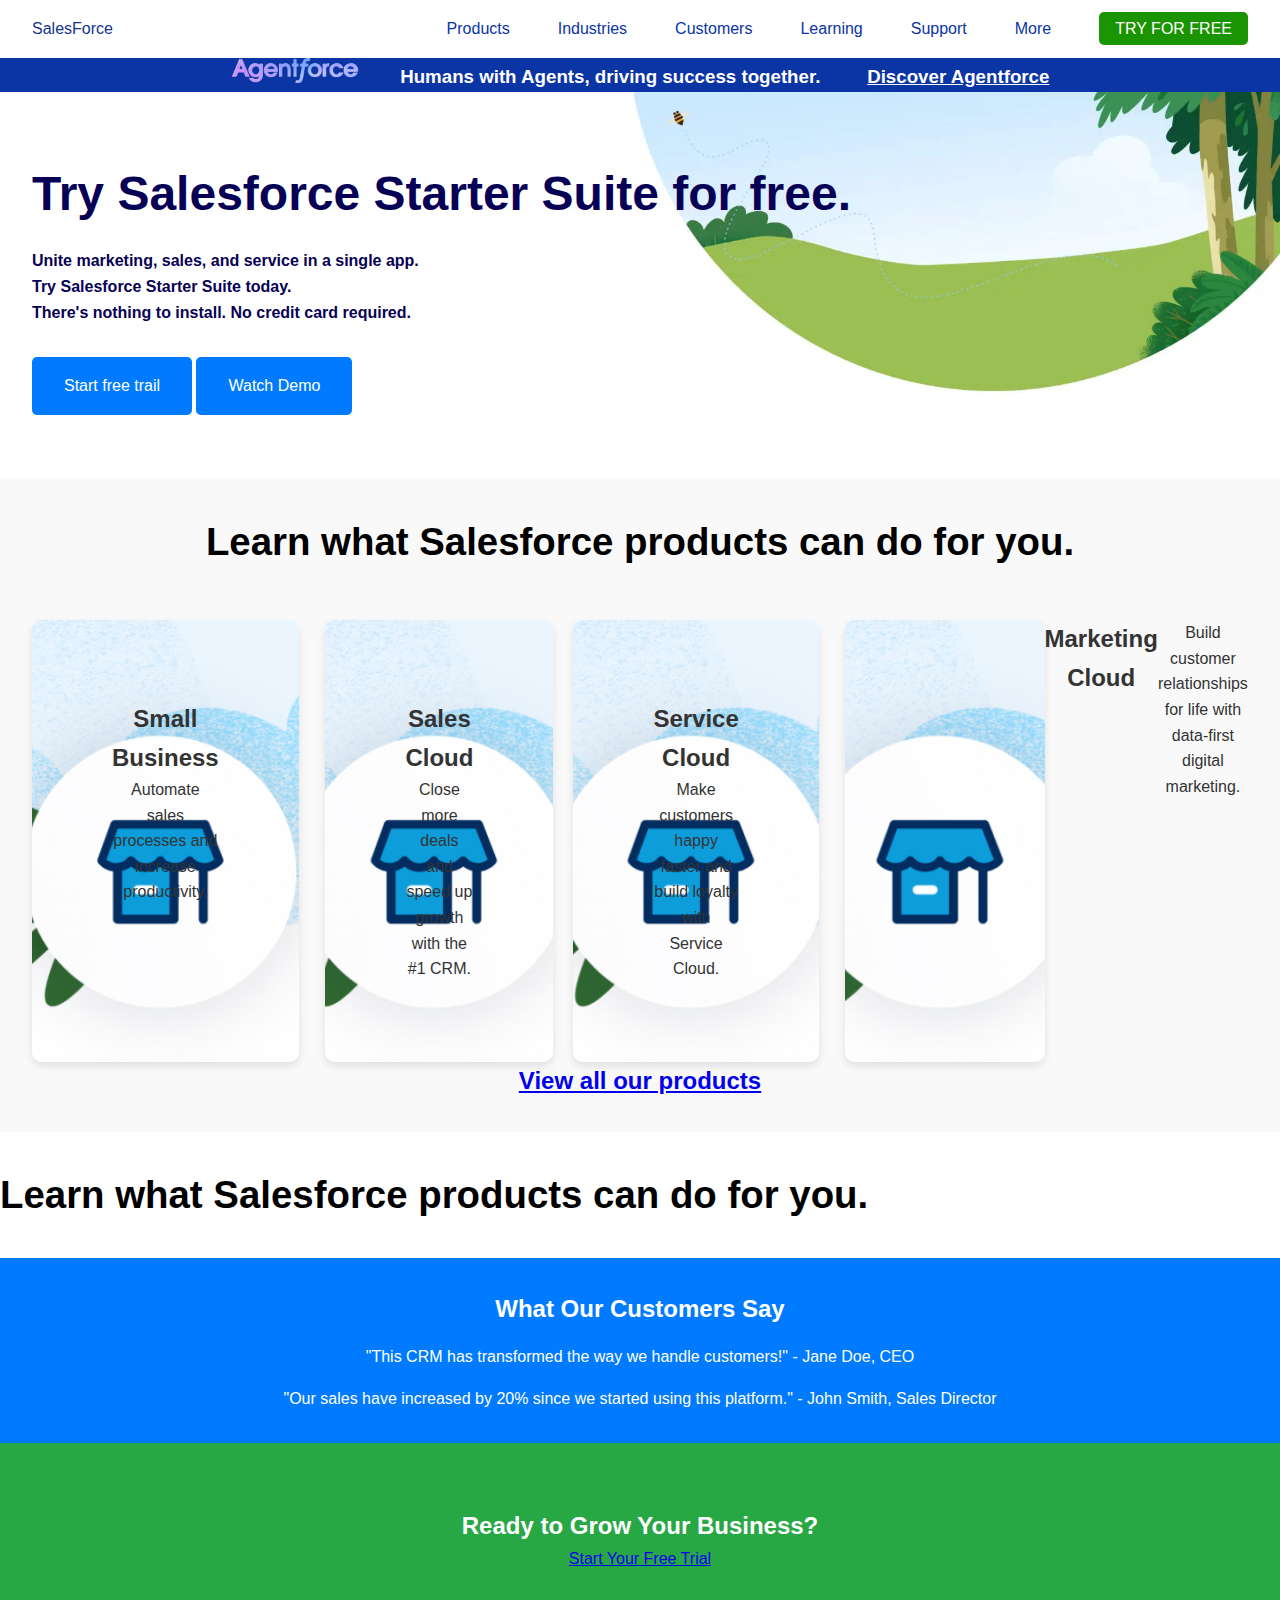
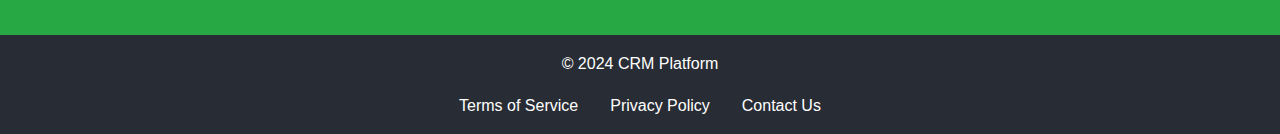
<file: index.html>
<html lang="en"></html>
<head>
    <meta charset="UTF-8">
    <meta name="viewport" content="width=device-width, initial-scale=1.0">
    <title>Salesforce: The Customer Company | Salesforce India</title>
    <link rel="stylesheet" href="style.css">
</head>

<body>
    <!--NAVIGATION BAR-->
    <header>
        <nav>
            <div class="nav">SalesForce</div>
            <ul>
                <li><a href="#products">Products</a></li>
                <li><a href="#industries">Industries</a></li>
                <li><a href="#customers">Customers</a></li>
                <li><a href="#learning">Learning</a></li>
                <li><a href="#support">Support</a></li>
                <li><a href="#more">More </a></li>

                <li><a href="try" class="btn-tryforfree">Try for free</a></li> 
            </ul>
        </nav>

    </header>

        <div class = "head1">
            <h3><img src =dreamforce.png alt = "Image Description" class ="IMGRESIZE">&nbsp;&nbsp;&nbsp;&nbsp;&nbsp;&nbsp;&nbsp;&nbsp;Humans with Agents, driving success together.&nbsp;&nbsp;&nbsp;&nbsp;&nbsp;&nbsp;&nbsp;&nbsp; <u>Discover Agentforce</u></h3>
        </div>

        <!--HERO SECTION-->
        <section class="hero">
            <h1>Try Salesforce Starter Suite for free.</h1>
            <h4>Unite marketing, sales, and service in a single app.<br>Try Salesforce Starter Suite today.<br>There's nothing to install. No credit card required.</h4>
            <a href="#trial" class="cta-btn">Start free trail</a>
            <a href="#try" class="cta-btn">Watch Demo</a>
        </section>
        
        <!-- FEATURES SECTION-->
        <section id="features" class="features">
            <div class = "mid">
                <h1><b>Learn what Salesforce products can do for you.</b></h1>
            </div>
            <div class="feature-cards">
                <div class="card">
                    <h2>Small Business</h2>
                    
                    <p>Automate sales processes and increase productivity.</p>
                </div>
                <h1>&nbsp;&nbsp;&nbsp;</h1>
                <div class="card">
                    <h2>Sales Cloud</h2>
                    
                    <p>Close more deals and speed up growth with the #1 CRM.</p>
                </div>
                <h2>&nbsp;&nbsp;&nbsp;</h2>
                <div class="card">
                    <h2>Service Cloud</h2>
                    
                    <p>Make customers happy faster and build loyalty with Service Cloud.</p>
                </div>
                <h1>&nbsp;&nbsp;&nbsp;</h1>
                <div class="card"></div>
                    <h2>Marketing Cloud</h2>
                    <p>Build customer relationships for life with data-first digital marketing.</p>
                </div>
            </div>
            <h2>
                <a href="#view all our products" class="cta-btn1">View all our products</a>
            </h2>
        </section>

        <section id ="features1" class="features1">
            <div class="mid2">
                <h1><b>Learn what Salesforce products can do for you.</b></h1>
            </div>
        </section>

        <!-- Testimonials Section -->
        
        <section id="testimonials" class="testimonials">
            <h2>What Our Customers Say</h2>
            <div class="testimonial">
               <p>"This CRM has transformed the way we handle customers!" - Jane Doe, CEO</p>
            </div>
            <div class="testimonial">
               <p>"Our sales have increased by 20% since we started using this platform." - John Smith, Sales Director</p>
         </div>
        </section>

        <!-- Call-to-Action Section -->
        <section class="cta">
            <h2>Ready to Grow Your Business?</h2>
            <a href="#signup" class="cta-btn">Start Your Free Trial</a>
        </section>

        <!--FOOTER-->
        <footer>
            <p>&copy; 2024 CRM Platform</p>
            <ul>
                <li><a href="#terms">Terms of Service</a></li>
                <li><a href="#privacy">Privacy Policy</a></li>
                <li><a href="#contact">Contact Us</a></li>
            </ul>
        </footer>


</body>
</html>
</file>
<file: style.css>
*{
    margin:0;
    padding:0;
    box-sizing: border-box;
}

body{
    font-family: Arial, sans-serif;
    line-height: 1.6;
    color: #333;
}

header {
    background: #ffffff;
    color: rgb(20, 54, 141);
    padding: 1rem 0;
}

header nav {
    display: flex;
    justify-content: space-between;
    align-items: center;
    padding: 0 2rem;
}

header nav ul {
    list-style: none;
    display: flex;
}

header nav ul li {
    margin-left: 3rem;
}

header nav ul li a {
    color: rgb(11, 52, 164);
    text-decoration: none;
}

.btn-tryforfree {
    background: #1a9501;
    color: rgb(255, 255, 255);
    padding: 0.5rem 1rem;
    border-radius: 5px;
    text-transform: uppercase;
}

.hero {
    background: url('bg1.webp') no-repeat center center/cover;
    color: rgb(7, 1, 85);
    text-align: left;
    padding: 4rem 2rem;
}

.hero h1 {
    font-size: 3rem;
    margin-bottom: 1rem;
}

.hero .cta-btn {
    background: #007BFF;
    padding: 1rem 2rem;
    border-radius: 5px;
    padding-right: 2rem;
    color: white;
    text-decoration: none;
    margin-top: 2rem;
    display: inline-block;
}

.features .feature-cards .cta-btn1 {
    background: #ffffff;
    padding: 1rem 2rem;
    border-radius: 5px;
    color: rgb(130, 197, 241);
    text-decoration: none;
    border-color: rgb(130, 197, 241);
    margin-top: 2rem;
    display: inline-block;
    align-items: center;
}

.mid{
    align-items: center;
    color: black;
    font-size: larger;
}

.features {
    padding: 2rem;
    background: #f9f9f9;
    text-align: center;
}

.head1{
    text-align: center;
    background:rgb(11, 52, 164);
    color: white;
}

.IMGRESIZE{
    width: 10%;
    height: auto;

}

.features1{
    align-items: center;
    color: black;
    font-size: larger;
    margin-top: 2rem;
    margin-bottom: 2rem;
}

.features .feature-cards {
    display: flex;
    justify-content: space-between;
    margin-top: 3rem;
 
}

.card {
    background: url('1.webp') no-repeat center center/cover;
    padding: 5rem;
    border-radius: 10px;
    box-shadow: 0 4px 8px rgba(0, 0, 0, 0.1);
    width: 30%;
}

.testimonials {
    background: #007BFF;
    color: white;
    padding: 2rem;
    text-align: center;
}

.testimonial {
    margin-top: 1rem;
}

.cta {
    background: #28a745;
    color: white;
    text-align: center;
    padding: 4rem 2rem;
}

footer {
    background: #282c34;
    color: white;
    text-align: center;
    padding: 1rem;
}

footer ul {
    list-style: none;
    display: flex;
    justify-content: center;
    margin-top: 1rem;
}

footer ul li {
    margin: 0 1rem;
}

footer ul li a {
    color: white;
    text-decoration: none;
}
</file>
